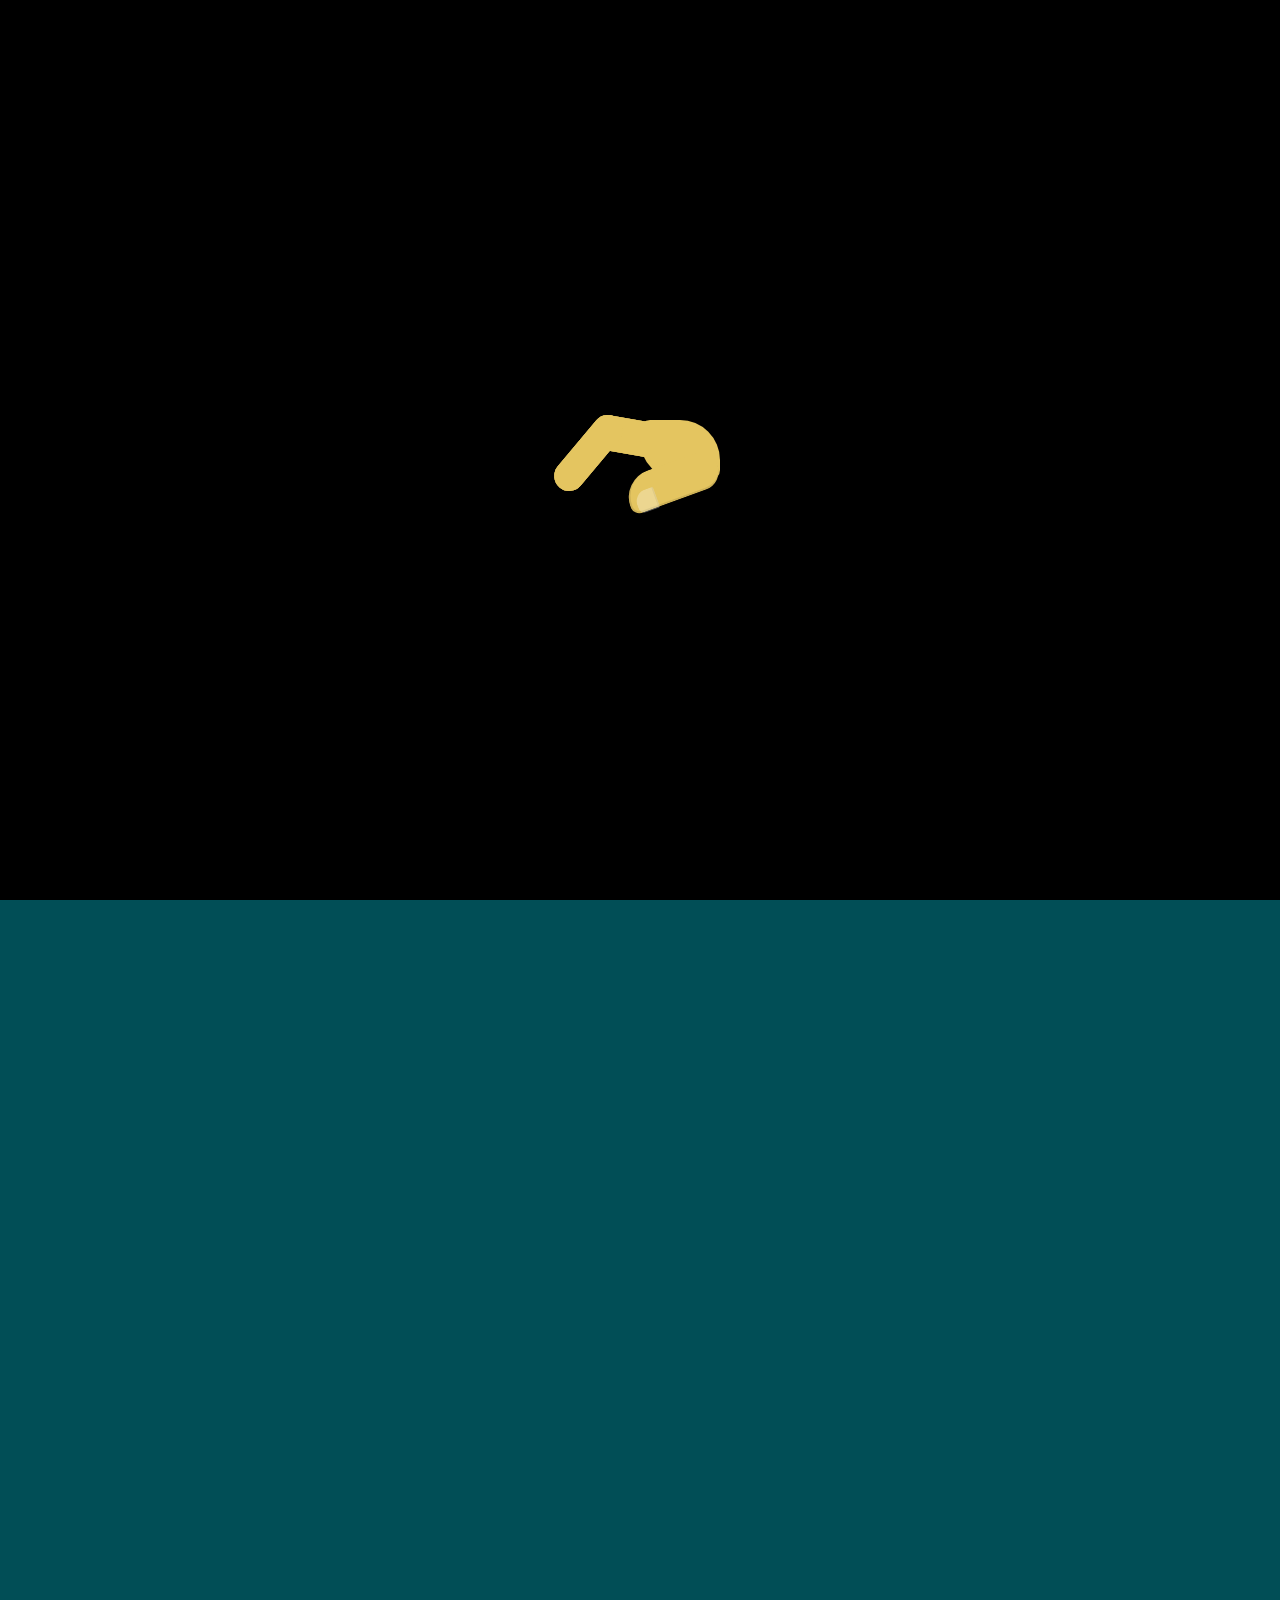
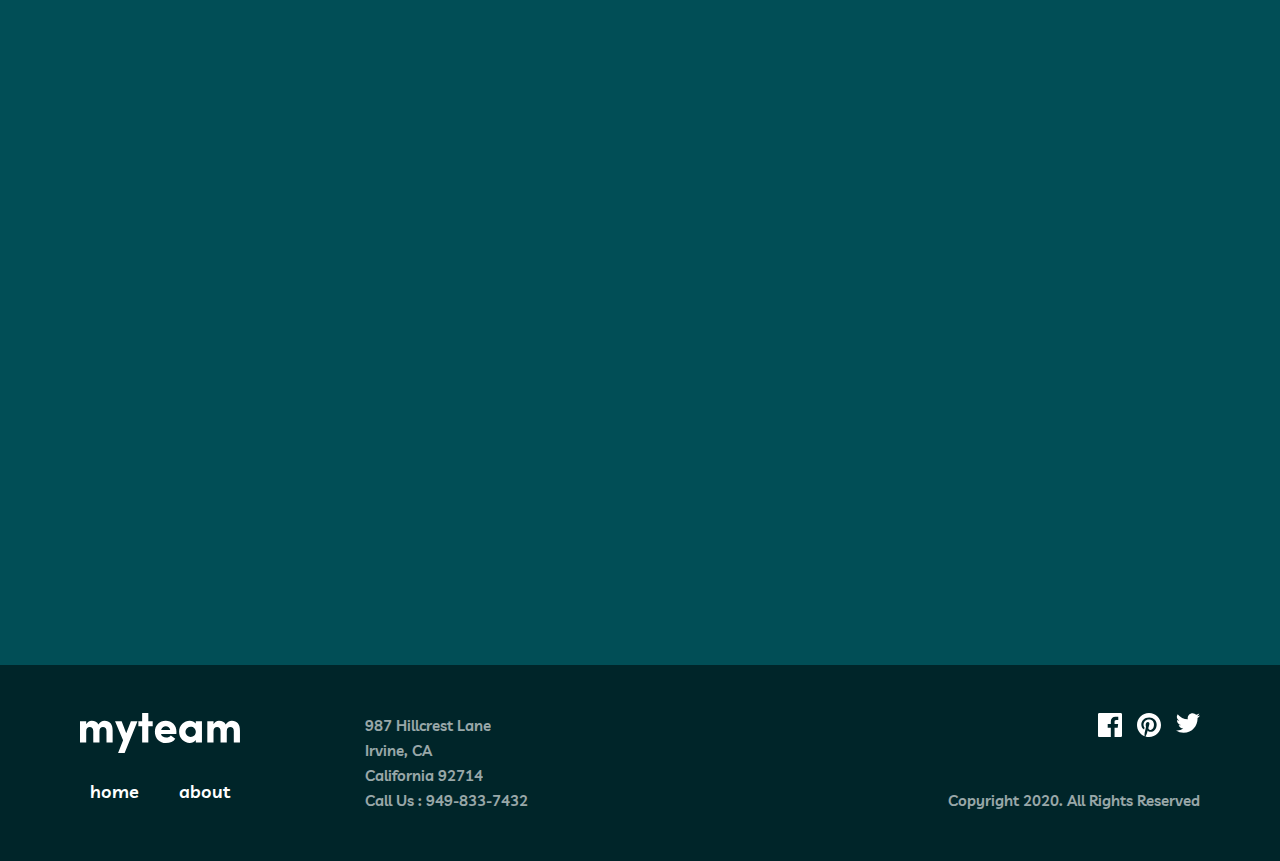
<file: index.html>
<!DOCTYPE html>
<html lang="en">
  <head>
    <meta charset="UTF-8" />
    <meta name="viewport" content="width=device-width, initial-scale=1.0" />

    <link
      rel="icon"
      type="image/png"
      sizes="32x32"
      href="./images/favicon-32x32.png"
    />
    <link rel="preconnect" href="https://fonts.googleapis.com" />
    <link rel="preconnect" href="https://fonts.gstatic.com" crossorigin />
    <link
      href="https://fonts.googleapis.com/css2?family=Livvic:ital,wght@0,400;0,500;0,600;0,700;0,900;1,400;1,500;1,600;1,700;1,900&display=swap"
      rel="stylesheet"
    />

    <title>Homework 1</title>
    <link rel="stylesheet" href="css/style.css" />
    <link rel="stylesheet" href="css/utillties.css" />
    <link rel="stylesheet" href="css/general.css" />
    <link rel="stylesheet" href="css/queries.css" />
    <script src="script.js" defer></script>
  </head>
  <body>
    <!-- From Uiverse.io by Pradeepsaranbishnoi --> 

    <div class="loading">
      <div class="🤚">
        <div class="👉"></div>
        <div class="👉"></div>
        <div class="👉"></div>
        <div class="👉"></div>
        <div class="🌴"></div>		
        <div class="👍"></div>
      </div>
    </div>
    <div class="container">
      <!-- <div class="nav"> -->
      <header class="header center__page">
        <!-- <div class="nav center__page"> -->
        <a href="#">
          <img src="./assets/logo.svg" alt="logo" class="logo" />
        </a>
        <nav class="main__nav">
          <ul class="nav__links">
            <li><a href="#" class="nav__link">home</a></li>
            <li><a href="about.html" class="nav__link">about</a></li>
            <li class="contact">
              <a href="contact.html" class="header__link">contact us</a>
            </li>
            <img
              src="assets/icon-close.svg"
              alt="icon open"
              class="mobile__icon close-icon"
            />
          </ul>
        </nav>
        <button class="mobile__nav">
          <img
            src="assets/icon-hamburger.svg"
            alt="icon open"
            class="mobile__icon open-icon"
          />

          <!-- <img
            src="assets/icon-close.svg"
            alt="icon open"
            class="mobile__icon close-icon"
          /> -->
        </button>

        <div class="overlay"></div>
        <!-- </div> -->
      </header>
      <main>
        <section class="hero__section">
          <div class="hero__container grid__2x2 center__page">
            <div class="heading__box">
              <h1 class="primary__heading">
                Find the best <span class="hero__span">talent</span>
              </h1>
            </div>
            <div class="heading__text__box">
              <div class="hero__line"></div>
              <p class="heading__text">
                Finding the right people and building high performing teams can
                be hard. Most companies aren’t tapping into the abundance of
                global talent. We’re about to change that.
              </p>
            </div>
            <img
              src="assets/bg-pattern-home-1.svg"
              alt="home bg 1"
              class="home__bg__1"
            />
            <img
              src="assets/bg-pattern-home-2.svg"
              alt="home bg 2"
              class="home__bg__2"
            />
          </div>
        </section>
        <!-- </div> -->

        <section class="build__section">
          <div class="build__container grid__2x2 center__page">
            <div class="build__heading__box">
              <div class="build__line"></div>
              <h2 class="secondary__heading build">
                Build & manage distributed teams like no one else.
              </h2>
            </div>
            <div class="build__text__box">
              <div class="build__box">
                <img
                  src="assets/icon-person.svg"
                  alt="person icon"
                  class="build__img"
                />
                <div class="build__text__info">
                  <h3 class="build__heading">Experienced Individuals</h3>
                  <p class="build__text">
                    Our network is made up of highly experienced professionals
                    who are passionate about what they do.
                  </p>
                </div>
              </div>
              <div class="build__box">
                <img
                  src="assets/icon-cog.svg"
                  alt="cog icon"
                  class="build__img"
                />
                <div class="build__text__info">
                  <h3 class="build__heading">Easy to Implement</h3>
                  <p class="build__text">
                    Our processes have been refined over years of implementation
                    meaning our teams always deliver.
                  </p>
                </div>
              </div>
              <div class="build__box">
                <img
                  src="assets/icon-chart.svg"
                  alt="chart icon"
                  class="build__img"
                />
                <div class="build__text__info">
                  <h3 class="build__heading">Enhanced Productivity</h3>
                  <p class="build__text">
                    Our customized platform with in-built analytics helps you
                    manage your distributed teams.
                  </p>
                </div>
              </div>
            </div>
            <img
              src="assets/bg-pattern-home-3.svg"
              alt="build bg"
              class="build__bg__1"
            />
          </div>
        </section>
        <section class="delivering__section">
          <div class="delivering__container center__page">
            <h2 class="secondary__heading delivering__heading">
              Delivering real results for top companies. Some of our
              <span class="delivering__span"> success stories.</span>
            </h2>
            <div class="delivering__main__box">
              <div class="delivering__box">
                <p class="delivering__text">
                  “The team perfectly fit the specialized skill set required.
                  They focused on the most essential features helping us launch
                  the platform eight months faster than planned.”
                </p>
                <div class="delivering__user__Info">
                  <p class="delivering__name">Kady Baker</p>
                  <p class="delivering__role">Product Manager at Bookmark</p>
                </div>
                <div class="delivering__img__box">
                  <img
                    src="assets/avatar-kady.jpg"
                    alt="user image"
                    class="delivering__img"
                  />
                </div>
                <img
                  src="assets/icon-quotes.svg"
                  alt="quote img"
                  class="quote__img"
                />
              </div>
              <div class="delivering__box">
                <p class="delivering__text">
                  “We needed to automate our entire onboarding process. The team
                  came in and built out the whole journey. Since going live,
                  user retention has gone through the roof!”
                </p>
                <div class="delivering__user__Info">
                  <p class="delivering__name">Aiysha Reese</p>
                  <p class="delivering__role">Founder of Manage</p>
                </div>
                <div class="delivering__img__box">
                  <img
                    src="assets/avatar-aiysha.jpg"
                    alt="user image"
                    class="delivering__img"
                  />
                </div>
                <img
                  src="assets/icon-quotes.svg"
                  alt="quote img"
                  class="quote__img"
                />
              </div>
              <div class="delivering__box">
                <p class="delivering__text">
                  “Amazing. Our team helped us build an app that delivered a new
                  experience for hiring a physio. The launch was an instant
                  success with 100k downloads in the first month.”
                </p>
                <div class="delivering__user__Info">
                  <p class="delivering__name">Arthur Clarke</p>
                  <p class="delivering__role">Co-founder of MyPhysio</p>
                </div>
                <div class="delivering__img__box">
                  <img
                    src="assets/avatar-arthur.jpg"
                    alt="user image"
                    class="delivering__img"
                  />
                </div>
                <img
                  src="assets/icon-quotes.svg"
                  alt="quote img"
                  class="quote__img"
                />
              </div>
            </div>
            <img
              src="assets/bg-pattern-home-4-about-3.svg"
              alt="bg 1"
              class="deliver__bg__1"
            />
            <img
              src="assets/bg-pattern-home-5.svg"
              alt="bg 1"
              class="deliver__bg__2"
            />
          </div>
        </section>
        <section class="ready__section">
          <h2 class="secondary__heading ready__heading">
            Ready to get started?
          </h2>
          <a href="contact.html" class="cta"> contact us</a>
          <img
            src="assets/bg-pattern-home-6-about-5.svg"
            alt="bg"
            class="ready__bg__1"
          />
        </section>
      </main>
      <footer class="footer">
        <div class="footer__container center__page">
          <div class="footer__logo__box">
            <img src="assets/logo.svg" alt="footer logo" class="footer__logo" />
            <ul class="footer__box">
              <li><a class="nav__link" href="#">home</a></li>
              <li><a class="nav__link" href="about.html">about</a></li>
            </ul>
          </div>
          <ul class="footer__text__box">
            <li class="footer__text">987 Hillcrest Lane</li>
            <li class="footer__text">Irvine, CA</li>
            <li class="footer__text">California 92714</li>
            <li class="footer__text">Call Us : 949-833-7432</li>
          </ul>
          <div class="footer__social__box">
            <div class="footer__socials">
              <svg
                class="footer__social__img"
                xmlns="http://www.w3.org/2000/svg"
              >
                <path
                  d="M22.675 0H1.325C.593 0 0 .593 0 1.325v21.351C0 23.407.593 24 1.325 24H12.82v-9.294H9.692v-3.622h3.128V8.413c0-3.1 1.893-4.788 4.659-4.788 1.325 0 2.463.099 2.795.143v3.24l-1.918.001c-1.504 0-1.795.715-1.795 1.763v2.313h3.587l-.467 3.622h-3.12V24h6.116c.73 0 1.323-.593 1.323-1.325V1.325C24 .593 23.407 0 22.675 0z"
                ></path>
              </svg>
              <svg
                class="footer__social__img"
                xmlns="http://www.w3.org/2000/svg"
              >
                <path
                  d="M12 0C5.373 0 0 5.372 0 12c0 5.084 3.163 9.426 7.627 11.174-.105-.949-.2-2.405.042-3.441.218-.937 1.407-5.965 1.407-5.965s-.359-.719-.359-1.782c0-1.668.967-2.914 2.171-2.914 1.023 0 1.518.769 1.518 1.69 0 1.029-.655 2.568-.994 3.995-.283 1.194.599 2.169 1.777 2.169 2.133 0 3.772-2.249 3.772-5.495 0-2.873-2.064-4.882-5.012-4.882-3.414 0-5.418 2.561-5.418 5.207 0 1.031.397 2.138.893 2.738a.36.36 0 01.083.345l-.333 1.36c-.053.22-.174.267-.402.161-1.499-.698-2.436-2.889-2.436-4.649 0-3.785 2.75-7.262 7.929-7.262 4.163 0 7.398 2.967 7.398 6.931 0 4.136-2.607 7.464-6.227 7.464-1.216 0-2.359-.631-2.75-1.378l-.748 2.853c-.271 1.043-1.002 2.35-1.492 3.146C9.57 23.812 10.763 24 12 24c6.627 0 12-5.373 12-12 0-6.628-5.373-12-12-12z"
                />
              </svg>
              <svg
                class="footer__social__img"
                xmlns="http://www.w3.org/2000/svg"
              >
                <path
                  d="M24 2.557a9.83 9.83 0 01-2.828.775A4.932 4.932 0 0023.337.608a9.864 9.864 0 01-3.127 1.195A4.916 4.916 0 0016.616.248c-3.179 0-5.515 2.966-4.797 6.045A13.978 13.978 0 011.671 1.149a4.93 4.93 0 001.523 6.574 4.903 4.903 0 01-2.229-.616c-.054 2.281 1.581 4.415 3.949 4.89a4.935 4.935 0 01-2.224.084 4.928 4.928 0 004.6 3.419A9.9 9.9 0 010 17.54a13.94 13.94 0 007.548 2.212c9.142 0 14.307-7.721 13.995-14.646A10.025 10.025 0 0024 2.557z"
                />
              </svg>
            </div>
            <p class="copyright">Copyright 2020. All Rights Reserved</p>
          </div>
        </div>
      </footer>
    </div>
  </body>
</html>
</file>
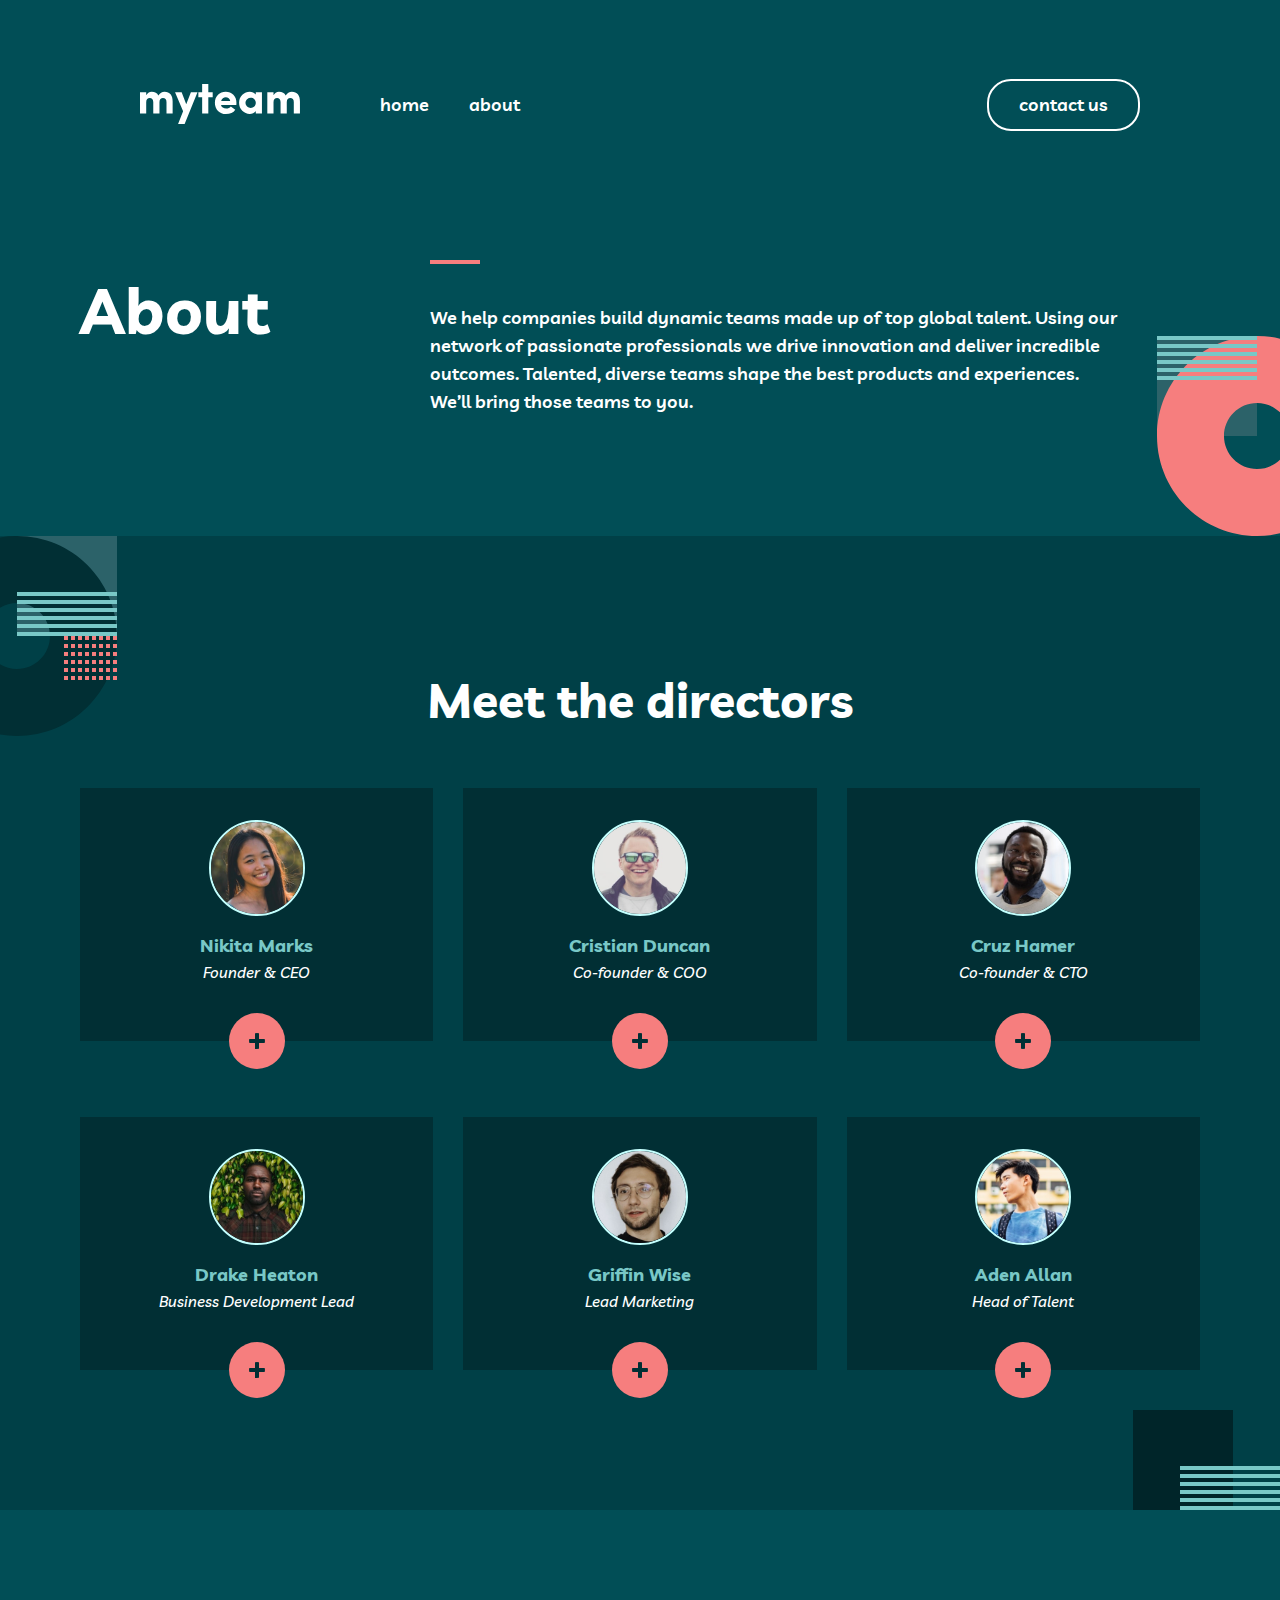
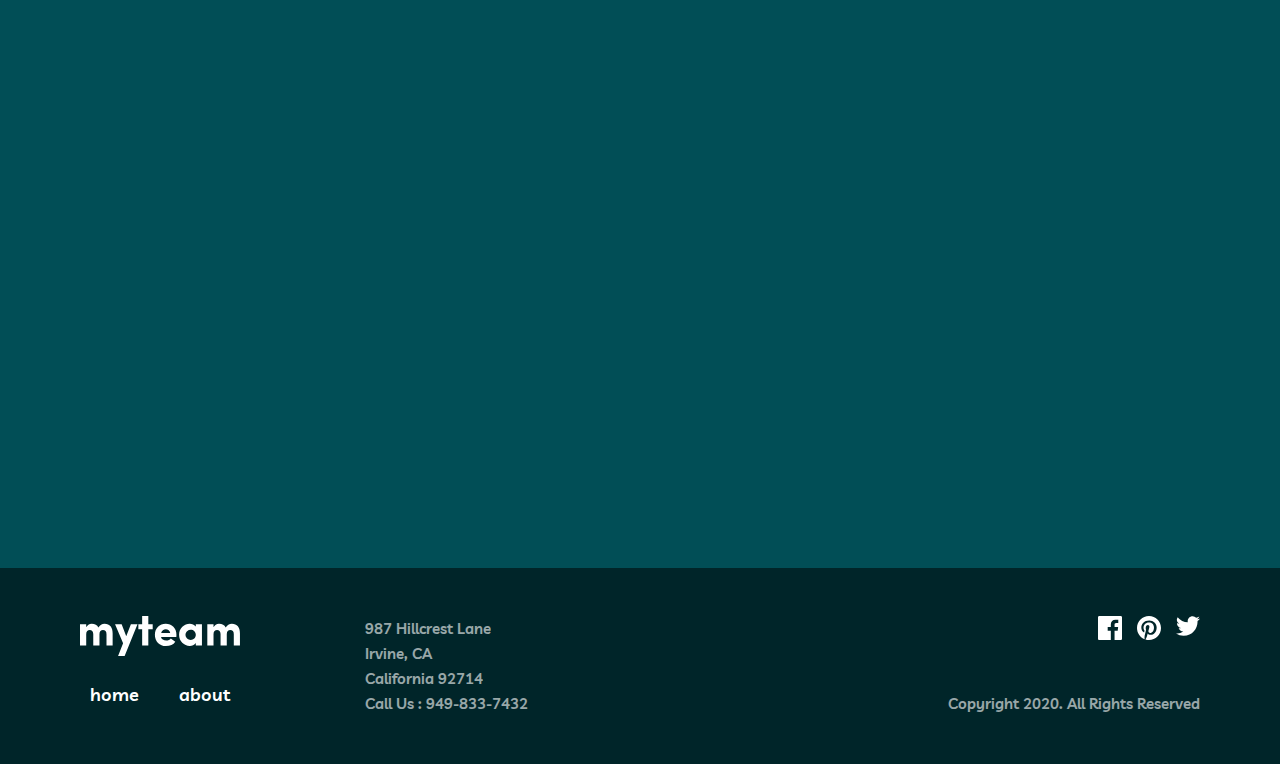
<file: about.html>
<!DOCTYPE html>
<html lang="en">
  <head>
    <meta charset="UTF-8" />
    <meta name="viewport" content="width=device-width, initial-scale=1.0" />

    <link
      rel="icon"
      type="image/png"
      sizes="32x32"
      href="./images/favicon-32x32.png"
    />
    <link rel="preconnect" href="https://fonts.googleapis.com" />
    <link rel="preconnect" href="https://fonts.gstatic.com" crossorigin />
    <link
      href="https://fonts.googleapis.com/css2?family=Livvic:ital,wght@0,400;0,500;0,600;0,700;0,900;1,400;1,500;1,600;1,700;1,900&display=swap"
      rel="stylesheet"
    />

    <title>Bosh og'rig' qismi</title>
    <link rel="stylesheet" href="css/about.css" />
    <link rel="stylesheet" href="css/utillties.css" />
    <link rel="stylesheet" href="css/general.css" />
    <link rel="stylesheet" href="css/queries.css" />
    <script src="script.js" defer></script>
  </head>
  <body>
    <div class="container">
      <header class="header center__page">
        <a href="index.html">
          <img src="assets/logo.svg" alt="logo" class="logo" />
        </a>
        <nav class="main__nav">
          <ul class="nav__links">
            <li><a href="index.html" class="nav__link">home</a></li>
            <li><a href="#" class="nav__link">about</a></li>
            <li class="contact">
              <a href="contact.html" class="header__link">contact us</a>
            </li>
            <img
              src="assets/icon-close.svg"
              alt="icon open"
              class="mobile__icon close-icon"
            />
          </ul>
        </nav>
        <button class="mobile__nav">
          <img
            src="assets/icon-hamburger.svg"
            alt="icon open"
            class="mobile__icon open-icon"
          />

          <!-- <img
            src="assets/icon-close.svg"
            alt="icon open"
            class="mobile__icon close-icon"
          /> -->
        </button>

        <div class="overlay"></div>
      </header>
      <main>
        <section class="hero__section">
          <div class="about__hero__container center__page">
            <div class="hero__heading__box">
              <h1 class="about__heading">About</h1>
            </div>
            <div class="hero__text__box">
              <div class="hero__line"></div>
              <p class="hero__text">
                We help companies build dynamic teams made up of top global
                talent. Using our network of passionate professionals we drive
                innovation and deliver incredible outcomes. Talented, diverse
                teams shape the best products and experiences. We’ll bring those
                teams to you.
              </p>
            </div>
            <img
              src="assets/bg-pattern-about-1-mobile-nav-1.svg"
              alt="bg"
              class="about__bg"
            />
          </div>
        </section>
        <article class="directors__section">
          <div class="directors__container center__page">
            <h2 class="secondary__heading">Meet the directors</h2>
            <div class="director__boxes">
              <div class="director__box">
                <div class="director__info">
                  <img
                    src="assets/avatar-nikita.jpg"
                    alt="director img"
                    class="director__img"
                  />
                  <p class="director__name">Nikita Marks</p>
                  <div class="director__role">Founder & CEO</div>
                  <img
                    src="assets/icon-cross.svg"
                    alt="reveal"
                    class="reveal__text"
                  />
                </div>
                <div class="director__text__box">
                  <p class="director__name">Nikita Marks</p>
                  <p class="director__text">
                    “It always amazes me how much talent there is in every
                    corner of the globe.”
                  </p>
                  <div class="director__social__box">
                    <svg
                      class="director__social__img"
                      xmlns="http://www.w3.org/2000/svg"
                    >
                      <path
                        d="M24 2.557a9.83 9.83 0 01-2.828.775A4.932 4.932 0 0023.337.608a9.864 9.864 0 01-3.127 1.195A4.916 4.916 0 0016.616.248c-3.179 0-5.515 2.966-4.797 6.045A13.978 13.978 0 011.671 1.149a4.93 4.93 0 001.523 6.574 4.903 4.903 0 01-2.229-.616c-.054 2.281 1.581 4.415 3.949 4.89a4.935 4.935 0 01-2.224.084 4.928 4.928 0 004.6 3.419A9.9 9.9 0 010 17.54a13.94 13.94 0 007.548 2.212c9.142 0 14.307-7.721 13.995-14.646A10.025 10.025 0 0024 2.557z"
                      />
                    </svg>
                    <svg
                      class="director__social__img"
                      xmlns="http://www.w3.org/2000/svg"
                    >
                      <path
                        d="M18 0H2C.9 0 0 .9 0 2v16c0 1.1.9 2 2 2h16c1.1 0 2-.9 2-2V2c0-1.1-.9-2-2-2zM6 17H3V8h3v9zM4.5 6.3c-1 0-1.8-.8-1.8-1.8s.8-1.8 1.8-1.8 1.8.8 1.8 1.8-.8 1.8-1.8 1.8zM17 17h-3v-5.3c0-.8-.7-1.5-1.5-1.5s-1.5.7-1.5 1.5V17H8V8h3v1.2c.5-.8 1.6-1.4 2.5-1.4 1.9 0 3.5 1.6 3.5 3.5V17z"
                      />
                    </svg>
                  </div>
                  <img
                    src="assets/icon-close.svg"
                    alt="close"
                    class="close__text"
                  />
                </div>
              </div>
              <div class="director__box">
                <div class="director__info">
                  <img
                    src="assets/avatar-christian.jpg"
                    alt="director img"
                    class="director__img"
                  />
                  <p class="director__name">Cristian Duncan</p>
                  <div class="director__role">Co-founder & COO</div>
                  <img
                    src="assets/icon-cross.svg"
                    alt="reveal"
                    class="reveal__text"
                  />
                </div>
                <div class="director__text__box">
                  <p class="director__name">Cristian Duncan</p>
                  <p class="director__text">
                    “Distributed teams required unique processes. You need to
                    approach work in a new way.”
                  </p>
                  <div class="director__social__box">
                    <svg
                      class="director__social__img"
                      xmlns="http://www.w3.org/2000/svg"
                    >
                      <path
                        d="M24 2.557a9.83 9.83 0 01-2.828.775A4.932 4.932 0 0023.337.608a9.864 9.864 0 01-3.127 1.195A4.916 4.916 0 0016.616.248c-3.179 0-5.515 2.966-4.797 6.045A13.978 13.978 0 011.671 1.149a4.93 4.93 0 001.523 6.574 4.903 4.903 0 01-2.229-.616c-.054 2.281 1.581 4.415 3.949 4.89a4.935 4.935 0 01-2.224.084 4.928 4.928 0 004.6 3.419A9.9 9.9 0 010 17.54a13.94 13.94 0 007.548 2.212c9.142 0 14.307-7.721 13.995-14.646A10.025 10.025 0 0024 2.557z"
                      />
                    </svg>
                    <svg
                      class="director__social__img"
                      xmlns="http://www.w3.org/2000/svg"
                    >
                      <path
                        d="M18 0H2C.9 0 0 .9 0 2v16c0 1.1.9 2 2 2h16c1.1 0 2-.9 2-2V2c0-1.1-.9-2-2-2zM6 17H3V8h3v9zM4.5 6.3c-1 0-1.8-.8-1.8-1.8s.8-1.8 1.8-1.8 1.8.8 1.8 1.8-.8 1.8-1.8 1.8zM17 17h-3v-5.3c0-.8-.7-1.5-1.5-1.5s-1.5.7-1.5 1.5V17H8V8h3v1.2c.5-.8 1.6-1.4 2.5-1.4 1.9 0 3.5 1.6 3.5 3.5V17z"
                      />
                    </svg>
                  </div>
                  <img
                    src="assets/icon-close.svg"
                    alt="close"
                    class="close__text"
                  />
                </div>
              </div>
              <div class="director__box">
                <div class="director__info">
                  <img
                    src="assets/avatar-cruz.jpg"
                    alt="director img"
                    class="director__img"
                  />
                  <p class="director__name">Cruz Hamer</p>
                  <div class="director__role">Co-founder & CTO</div>
                  <img
                    src="assets/icon-cross.svg"
                    alt="reveal"
                    class="reveal__text"
                  />
                </div>
                <div class="director__text__box">
                  <p class="director__name">Cruz Hamer</p>
                  <p class="director__text">
                    “Technology is at the forefront of enabling distributed
                    teams. That's where we come in.”
                  </p>
                  <div class="director__social__box">
                    <svg
                      class="director__social__img"
                      xmlns="http://www.w3.org/2000/svg"
                    >
                      <path
                        d="M24 2.557a9.83 9.83 0 01-2.828.775A4.932 4.932 0 0023.337.608a9.864 9.864 0 01-3.127 1.195A4.916 4.916 0 0016.616.248c-3.179 0-5.515 2.966-4.797 6.045A13.978 13.978 0 011.671 1.149a4.93 4.93 0 001.523 6.574 4.903 4.903 0 01-2.229-.616c-.054 2.281 1.581 4.415 3.949 4.89a4.935 4.935 0 01-2.224.084 4.928 4.928 0 004.6 3.419A9.9 9.9 0 010 17.54a13.94 13.94 0 007.548 2.212c9.142 0 14.307-7.721 13.995-14.646A10.025 10.025 0 0024 2.557z"
                      />
                    </svg>
                    <svg
                      class="director__social__img"
                      xmlns="http://www.w3.org/2000/svg"
                    >
                      <path
                        d="M18 0H2C.9 0 0 .9 0 2v16c0 1.1.9 2 2 2h16c1.1 0 2-.9 2-2V2c0-1.1-.9-2-2-2zM6 17H3V8h3v9zM4.5 6.3c-1 0-1.8-.8-1.8-1.8s.8-1.8 1.8-1.8 1.8.8 1.8 1.8-.8 1.8-1.8 1.8zM17 17h-3v-5.3c0-.8-.7-1.5-1.5-1.5s-1.5.7-1.5 1.5V17H8V8h3v1.2c.5-.8 1.6-1.4 2.5-1.4 1.9 0 3.5 1.6 3.5 3.5V17z"
                      />
                    </svg>
                  </div>
                  <img
                    src="assets/icon-close.svg"
                    alt="close"
                    class="close__text"
                  />
                </div>
              </div>
              <div class="director__box">
                <div class="director__info">
                  <img
                    src="assets/avatar-drake.jpg"
                    alt="director img"
                    class="director__img"
                  />

                  <p class="director__name">Drake Heaton</p>
                  <div class="director__role">Business Development Lead</div>
                  <img
                    src="assets/icon-cross.svg"
                    alt="reveal"
                    class="reveal__text"
                  />
                </div>
                <div class="director__text__box">
                  <p class="director__name">Drake Heaton</p>
                  <p class="director__text">
                    “Hiring similar people from similar backgrounds is a
                    surefire way to stunt innovation.”
                  </p>
                  <div class="director__social__box">
                    <svg
                      class="director__social__img"
                      xmlns="http://www.w3.org/2000/svg"
                    >
                      <path
                        d="M24 2.557a9.83 9.83 0 01-2.828.775A4.932 4.932 0 0023.337.608a9.864 9.864 0 01-3.127 1.195A4.916 4.916 0 0016.616.248c-3.179 0-5.515 2.966-4.797 6.045A13.978 13.978 0 011.671 1.149a4.93 4.93 0 001.523 6.574 4.903 4.903 0 01-2.229-.616c-.054 2.281 1.581 4.415 3.949 4.89a4.935 4.935 0 01-2.224.084 4.928 4.928 0 004.6 3.419A9.9 9.9 0 010 17.54a13.94 13.94 0 007.548 2.212c9.142 0 14.307-7.721 13.995-14.646A10.025 10.025 0 0024 2.557z"
                      />
                    </svg>
                    <svg
                      class="director__social__img"
                      xmlns="http://www.w3.org/2000/svg"
                    >
                      <path
                        d="M18 0H2C.9 0 0 .9 0 2v16c0 1.1.9 2 2 2h16c1.1 0 2-.9 2-2V2c0-1.1-.9-2-2-2zM6 17H3V8h3v9zM4.5 6.3c-1 0-1.8-.8-1.8-1.8s.8-1.8 1.8-1.8 1.8.8 1.8 1.8-.8 1.8-1.8 1.8zM17 17h-3v-5.3c0-.8-.7-1.5-1.5-1.5s-1.5.7-1.5 1.5V17H8V8h3v1.2c.5-.8 1.6-1.4 2.5-1.4 1.9 0 3.5 1.6 3.5 3.5V17z"
                      />
                    </svg>
                  </div>
                  <img
                    src="assets/icon-close.svg"
                    alt="close"
                    class="close__text"
                  />
                </div>
              </div>
              <div class="director__box">
                <div class="director__info">
                  <img
                    src="assets/avatar-griffin.jpg"
                    alt="director img"
                    class="director__img"
                  />
                  <p class="director__name">Griffin Wise</p>
                  <div class="director__role">Lead Marketing</div>
                  <img
                    src="assets/icon-cross.svg"
                    alt="reveal"
                    class="reveal__text"
                  />
                </div>
                <div class="director__text__box">
                  <p class="director__name">Griffin Wise</p>
                  <p class="director__text">
                    “Unique perspectives shape unique products, which is what
                    you need to survive these days.”
                  </p>
                  <div class="director__social__box">
                    <svg
                      class="director__social__img"
                      xmlns="http://www.w3.org/2000/svg"
                    >
                      <path
                        d="M24 2.557a9.83 9.83 0 01-2.828.775A4.932 4.932 0 0023.337.608a9.864 9.864 0 01-3.127 1.195A4.916 4.916 0 0016.616.248c-3.179 0-5.515 2.966-4.797 6.045A13.978 13.978 0 011.671 1.149a4.93 4.93 0 001.523 6.574 4.903 4.903 0 01-2.229-.616c-.054 2.281 1.581 4.415 3.949 4.89a4.935 4.935 0 01-2.224.084 4.928 4.928 0 004.6 3.419A9.9 9.9 0 010 17.54a13.94 13.94 0 007.548 2.212c9.142 0 14.307-7.721 13.995-14.646A10.025 10.025 0 0024 2.557z"
                      />
                    </svg>
                    <svg
                      class="director__social__img"
                      xmlns="http://www.w3.org/2000/svg"
                    >
                      <path
                        d="M18 0H2C.9 0 0 .9 0 2v16c0 1.1.9 2 2 2h16c1.1 0 2-.9 2-2V2c0-1.1-.9-2-2-2zM6 17H3V8h3v9zM4.5 6.3c-1 0-1.8-.8-1.8-1.8s.8-1.8 1.8-1.8 1.8.8 1.8 1.8-.8 1.8-1.8 1.8zM17 17h-3v-5.3c0-.8-.7-1.5-1.5-1.5s-1.5.7-1.5 1.5V17H8V8h3v1.2c.5-.8 1.6-1.4 2.5-1.4 1.9 0 3.5 1.6 3.5 3.5V17z"
                      />
                    </svg>
                  </div>
                  <img
                    src="assets/icon-close.svg"
                    alt="close"
                    class="close__text"
                  />
                </div>
              </div>
              <div class="director__box">
                <div class="director__info">
                  <img
                    src="assets/avatar-aden.jpg"
                    alt="director img"
                    class="director__img"
                  />
                  <p class="director__name">Aden Allan</p>
                  <div class="director__role">Head of Talent</div>
                  <img
                    src="assets/icon-cross.svg"
                    alt="reveal"
                    class="reveal__text"
                  />
                </div>
                <div class="director__text__box">
                  <p class="director__name">Aden Allan</p>
                  <p class="director__text">
                    “Empowered teams create truly amazing products. Set the
                    north star and let them follow it.”
                  </p>
                  <div class="director__social__box">
                    <svg
                      class="director__social__img"
                      xmlns="http://www.w3.org/2000/svg"
                    >
                      <path
                        d="M24 2.557a9.83 9.83 0 01-2.828.775A4.932 4.932 0 0023.337.608a9.864 9.864 0 01-3.127 1.195A4.916 4.916 0 0016.616.248c-3.179 0-5.515 2.966-4.797 6.045A13.978 13.978 0 011.671 1.149a4.93 4.93 0 001.523 6.574 4.903 4.903 0 01-2.229-.616c-.054 2.281 1.581 4.415 3.949 4.89a4.935 4.935 0 01-2.224.084 4.928 4.928 0 004.6 3.419A9.9 9.9 0 010 17.54a13.94 13.94 0 007.548 2.212c9.142 0 14.307-7.721 13.995-14.646A10.025 10.025 0 0024 2.557z"
                      />
                    </svg>
                    <svg
                      class="director__social__img"
                      xmlns="http://www.w3.org/2000/svg"
                    >
                      <path
                        d="M18 0H2C.9 0 0 .9 0 2v16c0 1.1.9 2 2 2h16c1.1 0 2-.9 2-2V2c0-1.1-.9-2-2-2zM6 17H3V8h3v9zM4.5 6.3c-1 0-1.8-.8-1.8-1.8s.8-1.8 1.8-1.8 1.8.8 1.8 1.8-.8 1.8-1.8 1.8zM17 17h-3v-5.3c0-.8-.7-1.5-1.5-1.5s-1.5.7-1.5 1.5V17H8V8h3v1.2c.5-.8 1.6-1.4 2.5-1.4 1.9 0 3.5 1.6 3.5 3.5V17z"
                      />
                    </svg>
                  </div>
                  <img
                    src="assets/icon-close.svg"
                    alt="close"
                    class="close__text"
                  />
                </div>
              </div>
            </div>
            <img
              src="assets/bg-pattern-about-2-contact-1.svg"
              alt="bg"
              class="directors__bg__1"
            />
            <img
              src="assets/bg-pattern-home-4-about-3.svg"
              alt="bg"
              class="directors__bg__2"
            />
          </div>
        </article>
        <section class="clients__section">
          <div class="clients__container center__page">
            <h2 class="secondary__heading">Some of our clients</h2>
            <div class="clients__box">
              <img
                src="./assets/Object.svg"
                alt="clients img"
                class="clients__img"
              /><img
                src="./assets/Object.svg"
                alt="clients img"
                class="clients__img"
              /><img
                src="./assets/Object.svg"
                alt="clients img"
                class="clients__img"
              /><img
                src="./assets/Object.svg"
                alt="clients img"
                class="clients__img"
              /><img
                src="assets/logo-gadgets-now.png"
                alt="clients img"
                class="clients__img"
              />
            </div>
            <img
              src="assets/bg-pattern-about-4.svg"
              alt="bg"
              class="clients__bg"
            />
          </div>
        </section>
        <section class="ready__section">
          <h2 class="secondary__heading ready__heading">
            Ready to get started?
          </h2>
          <a href="contact.html" class="cta"> contact us</a>
          <img
            src="assets/bg-pattern-home-6-about-5.svg"
            alt="bg"
            class="ready__bg__1"
          />
        </section>
      </main>
      <footer class="footer">
        <div class="footer__container center__page">
          <div class="footer__logo__box">
            <img src="assets/logo.svg" alt="footer logo" class="footer__logo" />
            <ul class="footer__box">
              <li><a class="nav__link" href="index.html">home</a></li>
              <li><a class="nav__link" href="#">about</a></li>
            </ul>
          </div>
          <ul class="footer__text__box">
            <li class="footer__text">987 Hillcrest Lane</li>
            <li class="footer__text">Irvine, CA</li>
            <li class="footer__text">California 92714</li>
            <li class="footer__text">Call Us : 949-833-7432</li>
          </ul>
          <div class="footer__social__box">
            <div class="footer__socials">
              <svg
                class="footer__social__img"
                xmlns="http://www.w3.org/2000/svg"
              >
                <path
                  d="M22.675 0H1.325C.593 0 0 .593 0 1.325v21.351C0 23.407.593 24 1.325 24H12.82v-9.294H9.692v-3.622h3.128V8.413c0-3.1 1.893-4.788 4.659-4.788 1.325 0 2.463.099 2.795.143v3.24l-1.918.001c-1.504 0-1.795.715-1.795 1.763v2.313h3.587l-.467 3.622h-3.12V24h6.116c.73 0 1.323-.593 1.323-1.325V1.325C24 .593 23.407 0 22.675 0z"
                ></path>
              </svg>
              <svg
                class="footer__social__img"
                xmlns="http://www.w3.org/2000/svg"
              >
                <path
                  d="M12 0C5.373 0 0 5.372 0 12c0 5.084 3.163 9.426 7.627 11.174-.105-.949-.2-2.405.042-3.441.218-.937 1.407-5.965 1.407-5.965s-.359-.719-.359-1.782c0-1.668.967-2.914 2.171-2.914 1.023 0 1.518.769 1.518 1.69 0 1.029-.655 2.568-.994 3.995-.283 1.194.599 2.169 1.777 2.169 2.133 0 3.772-2.249 3.772-5.495 0-2.873-2.064-4.882-5.012-4.882-3.414 0-5.418 2.561-5.418 5.207 0 1.031.397 2.138.893 2.738a.36.36 0 01.083.345l-.333 1.36c-.053.22-.174.267-.402.161-1.499-.698-2.436-2.889-2.436-4.649 0-3.785 2.75-7.262 7.929-7.262 4.163 0 7.398 2.967 7.398 6.931 0 4.136-2.607 7.464-6.227 7.464-1.216 0-2.359-.631-2.75-1.378l-.748 2.853c-.271 1.043-1.002 2.35-1.492 3.146C9.57 23.812 10.763 24 12 24c6.627 0 12-5.373 12-12 0-6.628-5.373-12-12-12z"
                />
              </svg>
              <svg
                class="footer__social__img"
                xmlns="http://www.w3.org/2000/svg"
              >
                <path
                  d="M24 2.557a9.83 9.83 0 01-2.828.775A4.932 4.932 0 0023.337.608a9.864 9.864 0 01-3.127 1.195A4.916 4.916 0 0016.616.248c-3.179 0-5.515 2.966-4.797 6.045A13.978 13.978 0 011.671 1.149a4.93 4.93 0 001.523 6.574 4.903 4.903 0 01-2.229-.616c-.054 2.281 1.581 4.415 3.949 4.89a4.935 4.935 0 01-2.224.084 4.928 4.928 0 004.6 3.419A9.9 9.9 0 010 17.54a13.94 13.94 0 007.548 2.212c9.142 0 14.307-7.721 13.995-14.646A10.025 10.025 0 0024 2.557z"
                />
              </svg>
            </div>
            <p class="copyright">Copyright 2020. All Rights Reserved</p>
          </div>
        </div>
      </footer>
    </div>
  </body>
</html>
</file>
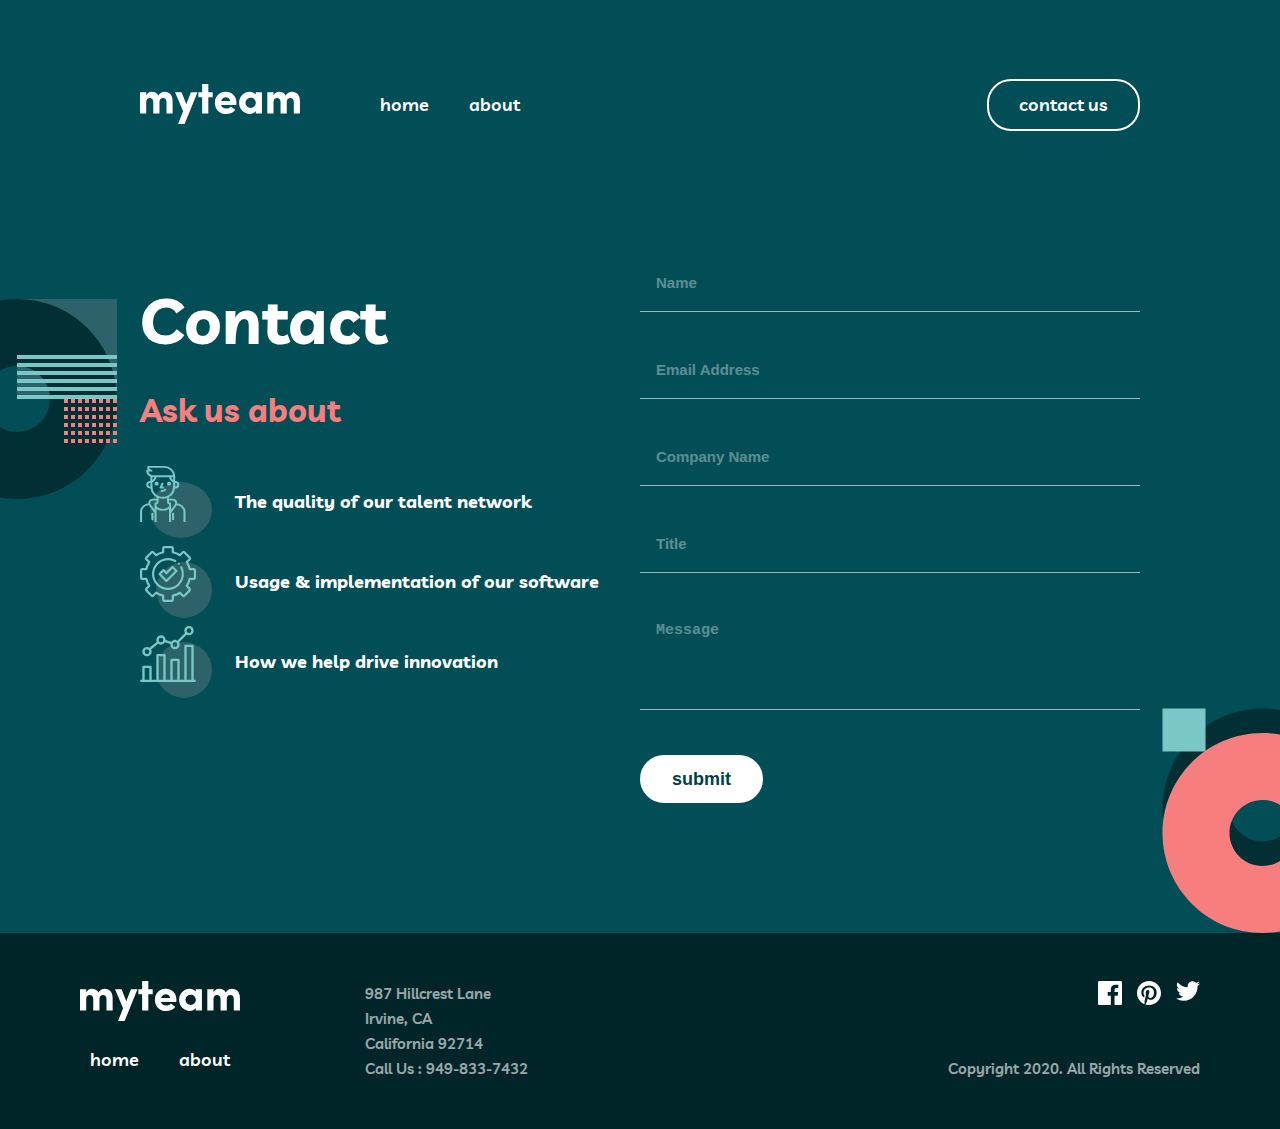
<file: contact.html>
<!DOCTYPE html>
<html lang="en">
  <head>
    <meta charset="UTF-8" />
    <meta name="viewport" content="width=device-width, initial-scale=1.0" />

    <link
      rel="icon"
      type="image/png"
      sizes="32x32"
      href="./images/favicon-32x32.png"
    />
    <link rel="preconnect" href="https://fonts.googleapis.com" />
    <link rel="preconnect" href="https://fonts.gstatic.com" crossorigin />
    <link
      href="https://fonts.googleapis.com/css2?family=Livvic:ital,wght@0,400;0,500;0,600;0,700;0,900;1,400;1,500;1,600;1,700;1,900&display=swap"
      rel="stylesheet"
    />

    <title>Sening 5 olish uchun kechqurun soat 2 da cod yazayotgan do'sting</title>
    <link rel="stylesheet" href="css/contact.css" />
    <link rel="stylesheet" href="css/utillties.css" />
    <link rel="stylesheet" href="css/general.css" />
    <link rel="stylesheet" href="css/queries.css" />

    <script src="script.js" defer></script>
  </head>
  <body>
    <div class="container">
      <header class="header center__page">
        <a href="index.html">
          <img src="assets/logo.svg" alt="logo" class="logo" />
        </a>
        <nav class="main__nav">
          <ul class="nav__links">
            <li><a href="index.html" class="nav__link">home</a></li>
            <li><a href="about.html" class="nav__link">about</a></li>
            <li class="contact">
              <a href="#" class="header__link">contact us</a>
            </li>
            <img
              src="assets/icon-close.svg"
              alt="icon open"
              class="mobile__icon close-icon"
            />
          </ul>
        </nav>
        <button class="mobile__nav">
          <img
            src="assets/icon-hamburger.svg"
            alt="icon open"
            class="mobile__icon open-icon"
          />

          <!-- <img
            src="assets/icon-close.svg"
            alt="icon open"
            class="mobile__icon close-icon"
          /> -->
        </button>

        <div class="overlay"></div>
      </header>
      <main>
        <section class="contact__section hero__section">
          <div class="contact__container center__page grid__2x2">
            <div class="contact__text__box">
              <h1 class="contact__heading">Contact</h1>
              <h2 class="contact__subheading">Ask us about</h2>
              <div class="contact__details__box">
                <div class="contact__box">
                  <img
                    src="assets/icon-person.svg"
                    alt="contact img"
                    class="contact__img"
                  />
                  <p class="contact__text">The quality of our talent network</p>
                </div>
                <div class="contact__box">
                  <img
                    src="assets/icon-cog.svg"
                    alt="contact img"
                    class="contact__img"
                  />
                  <p class="contact__text">
                    Usage & implementation of our software
                  </p>
                </div>
                <div class="contact__box">
                  <img
                    src="assets/icon-chart.svg"
                    alt="contact img"
                    class="contact__img"
                  />
                  <p class="contact__text">How we help drive innovation</p>
                </div>
              </div>
            </div>
            <form action="" class="contact__form">
              <div class="input__box">
                <input
                  type="text"
                  class="name__input input__field"
                  placeholder="Name"
                />
                <p class="error__message">This field is required</p>
              </div>
              <div class="input__box">
                <input
                  type="email"
                  class="email__input input__field"
                  placeholder="Email Address"
                />
                <p class="error__message">This field is required</p>
              </div>

              <div class="input__box">
                <input
                  type="text"
                  class="company__input input__field"
                  placeholder="Company Name"
                />
                <p class="error__message">This field is required</p>
              </div>

              <div class="input__box">
                <input
                  type="text"
                  class="title__input input__field"
                  placeholder="Title"
                />
                <p class="error__message">This field is required</p>
              </div>

              <div class="input__box">
                <textarea
                  class="message__input input__field"
                  rows="3"
                  placeholder="Message"
                ></textarea>
                <p class="error__message">This field is required</p>
              </div>

              <button type="submit" class="submit">submit</button>
            </form>
            <img
              src="assets/bg-pattern-contact-2.svg"
              alt="contact bg"
              class="contact__bg-1"
            />
            <img
              src="assets/bg-pattern-about-2-contact-1.svg"
              alt="contact bg"
              class="contact__bg-2"
            />
          </div>
        </section>
      </main>
      <footer class="footer">
        <div class="footer__container center__page">
          <div class="footer__logo__box">
            <img src="assets/logo.svg" alt="footer logo" class="footer__logo" />
            <ul class="footer__box">
              <li><a class="nav__link" href="index.html">home</a></li>
              <li><a class="nav__link" href="about.html">about</a></li>
            </ul>
          </div>
          <ul class="footer__text__box">
            <li class="footer__text">987 Hillcrest Lane</li>
            <li class="footer__text">Irvine, CA</li>
            <li class="footer__text">California 92714</li>
            <li class="footer__text">Call Us : 949-833-7432</li>
          </ul>
          <div class="footer__social__box">
            <div class="footer__socials">
              <svg
                class="footer__social__img"
                xmlns="http://www.w3.org/2000/svg"
              >
                <path
                  d="M22.675 0H1.325C.593 0 0 .593 0 1.325v21.351C0 23.407.593 24 1.325 24H12.82v-9.294H9.692v-3.622h3.128V8.413c0-3.1 1.893-4.788 4.659-4.788 1.325 0 2.463.099 2.795.143v3.24l-1.918.001c-1.504 0-1.795.715-1.795 1.763v2.313h3.587l-.467 3.622h-3.12V24h6.116c.73 0 1.323-.593 1.323-1.325V1.325C24 .593 23.407 0 22.675 0z"
                ></path>
              </svg>
              <svg
                class="footer__social__img"
                xmlns="http://www.w3.org/2000/svg"
              >
                <path
                  d="M12 0C5.373 0 0 5.372 0 12c0 5.084 3.163 9.426 7.627 11.174-.105-.949-.2-2.405.042-3.441.218-.937 1.407-5.965 1.407-5.965s-.359-.719-.359-1.782c0-1.668.967-2.914 2.171-2.914 1.023 0 1.518.769 1.518 1.69 0 1.029-.655 2.568-.994 3.995-.283 1.194.599 2.169 1.777 2.169 2.133 0 3.772-2.249 3.772-5.495 0-2.873-2.064-4.882-5.012-4.882-3.414 0-5.418 2.561-5.418 5.207 0 1.031.397 2.138.893 2.738a.36.36 0 01.083.345l-.333 1.36c-.053.22-.174.267-.402.161-1.499-.698-2.436-2.889-2.436-4.649 0-3.785 2.75-7.262 7.929-7.262 4.163 0 7.398 2.967 7.398 6.931 0 4.136-2.607 7.464-6.227 7.464-1.216 0-2.359-.631-2.75-1.378l-.748 2.853c-.271 1.043-1.002 2.35-1.492 3.146C9.57 23.812 10.763 24 12 24c6.627 0 12-5.373 12-12 0-6.628-5.373-12-12-12z"
                />
              </svg>
              <svg
                class="footer__social__img"
                xmlns="http://www.w3.org/2000/svg"
              >
                <path
                  d="M24 2.557a9.83 9.83 0 01-2.828.775A4.932 4.932 0 0023.337.608a9.864 9.864 0 01-3.127 1.195A4.916 4.916 0 0016.616.248c-3.179 0-5.515 2.966-4.797 6.045A13.978 13.978 0 011.671 1.149a4.93 4.93 0 001.523 6.574 4.903 4.903 0 01-2.229-.616c-.054 2.281 1.581 4.415 3.949 4.89a4.935 4.935 0 01-2.224.084 4.928 4.928 0 004.6 3.419A9.9 9.9 0 010 17.54a13.94 13.94 0 007.548 2.212c9.142 0 14.307-7.721 13.995-14.646A10.025 10.025 0 0024 2.557z"
                />
              </svg>
            </div>
            <p class="copyright">Copyright 2020. All Rights Reserved</p>
          </div>
        </div>
      </footer>
    </div>
  </body>
</html>
</file>
<file: css/style.css>
/***************** HERO SECTION *******************/
.hero__section {
  /* padding-top: 7rem; */
  position: relative;
}
.hero__container {
  padding: 14rem 8rem 25rem;
  gap: 10rem;
}

/* From Uiverse.io by Pradeepsaranbishnoi */ 

.loading{
  width: 100%;
  height: 100%;
  background-color: black ;
  position: fixed;
  z-index: 100;
  display: flex;
  justify-content: center;
  align-items: center;
  animation-name: load;
  animation-duration: 5s;
  animation-fill-mode: both;
}
@keyframes load {
0%{
  opacity: 1;
  z-index: 100;
}
70%{
  opacity: 1;
  z-index: 100;
}
100%{
  opacity: 0;
  z-index: -100;
}
}
.🤚 {
  --skin-color: #E4C560;
  --tap-speed: 0.6s;
  --tap-stagger: 0.1s;
  position: relative;
  width: 80px;
  height: 60px;
  margin-left: 80px;
}

.🤚:before {
  content: '';
  display: block;
  width: 180%;
  height: 75%;
  position: absolute;
  top: 70%;
  right: 20%;
  background-color: black;
  border-radius: 40px 10px;
  filter: blur(10px);
  opacity: 0.3;
}

.🌴 {
  display: block;
  width: 100%;
  height: 100%;
  position: absolute;
  top: 0;
  left: 0;
  background-color: var(--skin-color);
  border-radius: 10px 40px;
}

.👍 {
  position: absolute;
  width: 120%;
  height: 38px;
  background-color: var(--skin-color);
  bottom: -18%;
  right: 1%;
  transform-origin: calc(100% - 20px) 20px;
  transform: rotate(-20deg);
  border-radius: 30px 20px 20px 10px;
  border-bottom: 2px solid rgba(0, 0, 0, 0.1);
  border-left: 2px solid rgba(0, 0, 0, 0.1);
}

.👍:after {
  width: 20%;
  height: 60%;
  content: '';
  background-color: rgba(255, 255, 255, 0.3);
  position: absolute;
  bottom: -8%;
  left: 5px;
  border-radius: 60% 10% 10% 30%;
  border-right: 2px solid rgba(0, 0, 0, 0.05);
}

.👉 {
  position: absolute;
  width: 80%;
  height: 35px;
  background-color: var(--skin-color);
  bottom: 32%;
  right: 64%;
  transform-origin: 100% 20px;
  animation-duration: calc(var(--tap-speed) * 2);
  animation-timing-function: ease-in-out;
  animation-iteration-count: infinite;
  transform: rotate(10deg);
}

.👉:before {
  content: '';
  position: absolute;
  width: 140%;
  height: 30px;
  background-color: var(--skin-color);
  bottom: 8%;
  right: 65%;
  transform-origin: calc(100% - 20px) 20px;
  transform: rotate(-60deg);
  border-radius: 20px;
}

.👉:nth-child(1) {
  animation-delay: 0;
  filter: brightness(70%);
  animation-name: tap-upper-1;
}

.👉:nth-child(2) {
  animation-delay: var(--tap-stagger);
  filter: brightness(80%);
  animation-name: tap-upper-2;
}

.👉:nth-child(3) {
  animation-delay: calc(var(--tap-stagger) * 2);
  filter: brightness(90%);
  animation-name: tap-upper-3;
}

.👉:nth-child(4) {
  animation-delay: calc(var(--tap-stagger) * 3);
  filter: brightness(100%);
  animation-name: tap-upper-4;
}

@keyframes tap-upper-1 {
  0%, 50%, 100% {
    transform: rotate(10deg) scale(0.4);
  }

  40% {
    transform: rotate(50deg) scale(0.4);
  }
}

@keyframes tap-upper-2 {
  0%, 50%, 100% {
    transform: rotate(10deg) scale(0.6);
  }

  40% {
    transform: rotate(50deg) scale(0.6);
  }
}

@keyframes tap-upper-3 {
  0%, 50%, 100% {
    transform: rotate(10deg) scale(0.8);
  }

  40% {
    transform: rotate(50deg) scale(0.8);
  }
}

@keyframes tap-upper-4 {
  0%, 50%, 100% {
    transform: rotate(10deg) scale(1);
  }

  40% {
    transform: rotate(50deg) scale(1);
  }
}


.hero__span {
  color: #f67e7e;
}
.heading__text__box {
  display: flex;
  flex-direction: column;
  justify-content: space-between;
}
.hero__line {
  width: 5rem;
  height: 0.4rem;
  background-color: #79c8c7;
}

.heading__text {
  font-size: 1.8rem;
  line-height: 2.8rem;
  font-weight: 600;
}
.nav__bg {
  display: none;
}

.home__bg__1 {
  top: 50%;
  left: -7%;
  transform: translateY(-50%);
}
.home__bg__2 {
  bottom: 0;
  right: 12%;
}

/***************** BUILD SECTION *******************/
.build__section {
  background: #012f34;
  position: relative;
}

.build__container {
  padding: 14rem 8rem;
}

.build__line {
  width: 5rem;
  height: 0.4rem;
  background-color: #f67e7e;
}
.build__heading__box {
  /* width: 63.5rem; */
  display: flex;
  flex-direction: column;
  gap: 5.4rem;
}
.build {
  max-width: 44.5rem;
}
.build__text__box {
  display: flex;
  flex-direction: column;
  gap: 3.2rem;
}
.build__box {
  display: flex;
  align-items: center;
  gap: 2.3rem;
}
.build__img {
  width: 7.2rem;
  height: 7.2rem;
}
.build__text__info {
  display: flex;
  flex-direction: column;
  gap: 1rem;
}
.build__heading {
  color: #f67e7e;
  font-size: 1.8rem;

  font-weight: 700;
  line-height: 2.8rem;
}

.build__text {
  font-size: 1.5rem;
  font-weight: 600;
  line-height: 2.5rem;
  opacity: 0.800000011920929;
}

.build__bg__1 {
  bottom: 0;
  right: -6.5%;
}

/***************** DELIVERING SECTION *******************/
.delivering__section {
  position: relative;
}

.delivering__container {
  display: flex;
  flex-direction: column;
  align-items: center;
  text-align: center;
  gap: 9.2rem;
  padding: 14rem 8rem;
}
.delivering__heading {
  max-width: 93.2rem;
}

.delivering__span {
  color: #79c8c7;
}
.delivering__main__box {
  display: grid;
  grid-template-columns: repeat(3, 1fr);
  gap: 3rem;
}
.delivering__box {
  position: relative;
  display: flex;
  flex-direction: column;
  gap: 2.4rem;
}
.delivering__text {
  font-size: 1.5rem;
  font-weight: 600;
  line-height: 2.5rem;
}
.delivering__user__Info {
  display: flex;
  flex-direction: column;
}
.delivering__name {
  color: #79c8c7;
  font-size: 1.8rem;
  line-height: 2.8rem;
  font-weight: 700;
}
.delivering__role {
  font-size: 1.3rem;
  font-style: italic;
  font-weight: 500;
  line-height: 1.8rem;
}
.delivering__img__box {
}
.delivering__img {
  height: 6.2rem;
  width: 6.2rem;
  border-radius: 6.2rem;
  border: 2px solid #c4fffe;
}
.quote__img {
  position: absolute;
  top: -15%;
  left: 50%;
  transform: translateX(-50%);
  z-index: -1;
}

.deliver__bg__1 {
  top: 0;
  left: 0;
}

.deliver__bg__2 {
  bottom: 0;
  right: 0;
}

/***************** READY SECTION *******************/
.ready__section {
  background-color: #f67e7e;
  display: flex;
  align-items: center;
  justify-content: space-around;
  padding: 7.6rem 8rem;
  position: relative;
}
.ready__heading {
  color: #012f34;
}
.cta:link,
.cta:visited {
  text-decoration: none;
  font-size: 1.8rem;
  color: #012f34;
  font-weight: 600;
  border-radius: 2.4rem;
  border: 2px solid #012f34;
  padding: 1rem 3rem;
}

.ready__bg__1 {
  bottom: 0;
  left: 0;
}
</file>
<file: css/utillties.css>
.center__page {
  max-width: 144rem;
  margin: 0 auto;
}

.grid__2x2 {
  display: grid;
  grid-template-columns: repeat(2, 1fr);
  /* gap: 3rem; */
}

.heading__box {
  /* width: 63.5rem; */
  display: flex;
  flex-direction: column;
  gap: 5.4rem;
}

.primary__heading {
  font-size: 10rem;
  font-weight: 700;
  line-height: 10rem;
}

.secondary__heading {
  font-size: 4.8rem;
  font-weight: 700;
  line-height: 4.8rem;
}

.home__bg__1,
.home__bg__2,
.build__bg__1,
.deliver__bg__2,
.deliver__bg__1,
.ready__bg__1,
.about__bg,
.reveal__text,
.close__text,
.directors__bg__2,
.directors__bg__1,
.clients__bg,
.contact__bg-2,
.contact__bg-1 {
  position: absolute;
}

.nav__link:link,
.nav__link:visited,
.contact,
.reveal__text,
.close__text,
.director__social__box,
.submit {
  cursor: pointer;
}

.nav__link:link,
.nav__link:visited,
.header__link:link,
.header__link:visited {
  display: block;
  text-decoration: none;
  font-size: 1.8rem;
  line-height: 2.8rem;
  color: #fff;
  font-weight: 600;
}

.nav__link:hover,
.nav__link:active {
  color: #f67e7e;
}

.contact {
  margin-left: auto;
}

.contact:hover {
  background-color: #fff;
  border-radius: 2.4rem;
}

.contact:hover .header__link {
  color: #002529;
}

.header__link {
  border-radius: 2.4rem;
  border: 2px solid #fff;
  padding: 0 1.1rem;
  padding: 1rem 3rem;
}

.cta:hover,
.cta:active {
  background-color: #012f34;
  color: #fff;
}

.footer__social__img:hover {
  fill: #f67e7e;

  cursor: pointer;
}

.hidden {
  display: none;
}

.section--hidden {
  opacity: 0;
  transform: translateY(6rem);
}

section {
  transition: transform 1s, opacity 1s;
}
</file>
<file: css/general.css>
* {
  margin: 0;
  padding: 0;
  box-sizing: border-box;
}

html {
  font-size: 62.5%;
  overflow-x: hidden;
}

body {
  font-family: "Livvic", sans-serif;
  background-color: #014e56;
  color: #fff;
  overflow-x: hidden;
}

.container {
  padding-top: 7rem;
  position: relative;
}

.header {
  display: flex;
  align-items: center;
  gap: 8rem;
  height: 7rem;
  padding: 0 8rem;
  justify-content: space-between;
  width: 100%;
}

.header.sticky {
  position: fixed;
  z-index: 3;
  background-color: #014e56;
}

.logo {
  width: 16rem;
  height: 4rem;
}

.main__nav {
  width: 100%;
}

.nav__links {
  display: flex;
  align-items: center;
  gap: 4rem;
  list-style: none;
}

/***************** FOOTER SECTION *******************/

.footer {
  background-color: #002529;
  padding: 4.8rem 8rem;
}

.footer__container {
  display: flex;
  gap: 12.5rem;
}
.footer__logo__box {
  display: flex;
  flex-direction: column;
  align-items: center;
  gap: 2.5rem;
}
.footer__logo {
  width: 16rem;
  height: 4rem;
}
.footer__box {
  list-style: none;
  display: flex;
  align-items: center;
  gap: 4rem;
}
.footer__text__box {
  display: flex;
  flex-direction: column;
  list-style: none;
}
.footer__text {
  font-size: 1.5rem;
  font-weight: 600;
  line-height: 2.5rem;
  opacity: 0.6000000238418579;
}
.footer__social__box {
  margin-left: auto;
  display: flex;
  flex-direction: column;
  justify-content: space-between;
}
.footer__socials {
  display: flex;
  align-items: center;
  justify-content: flex-end;
  gap: 1.5rem;
}
.footer__social__img {
  fill: #fff;
  height: 2.4rem;
  width: 2.4rem;
}
.copyright {
  font-size: 1.5rem;
  font-weight: 600;
  line-height: 2.5rem;
  opacity: 0.6000000238418579;
}

.overlay {
  position: fixed;
  top: 0;
  left: 0;
  width: 100%;
  height: 100%;
  background-color: rgba(0, 0, 0, 0.2);
  backdrop-filter: blur(3px);

  display: none;
  z-index: 2;
}

/* MOBILE NAV */
.mobile__nav {
  border: 0;
  background: none;
  cursor: pointer;
  display: flex;
  align-items: center;
  z-index: 4;
  display: none;
}

.icon__mobile {
  width: 2rem;
  height: 1.7rem;
}
.close-icon {
  display: none;
}
</file>
<file: css/queries.css>
@media (max-width: 93.75em) {
  .header {
    padding: 0 14rem;
  }

  .contact__container {
    padding: 13rem 14rem;
  }
  .hero__container {
    padding: 14rem 0 25rem 14rem;
    gap: 2rem;
  }

  .build__container {
    padding: 14rem;
  }

  .delivering__container {
    padding: 14rem;
  }

  .ready__section {
    padding: 7.6rem 14rem;
  }
  .about__hero__container {
    padding: 12rem 16rem 12rem 8rem;
  }
}

@media (max-width: 76.25em) {
  .home__bg__1 {
    display: none;
  }

  .header {
    padding: 0 8rem;
  }
  .hero__container {
    padding: 11rem 8rem 25rem;
    gap: 2rem;
  }

  .primary__heading {
    font-size: 9rem;
    line-height: 9rem;
  }
  .build__container {
    padding: 10rem 8rem;
  }

  .delivering__container {
    padding: 10rem 8rem;
  }

  .ready__section {
    padding: 10rem 8rem;
  }

  .contact__bg-2 {
    left: -9%;
  }
}

@media (max-width: 70.625em) {
  .primary__heading {
    font-size: 8rem;
  }

  .directors__section {
    z-index: 1;
    overflow: hidden;
  }
  .directors__container {
    padding: 10rem 8rem;
  }

  .director__boxes {
    grid-template-columns: repeat(2, 1fr);
    gap: 7.6rem 1.1rem;
  }
  .about__bg {
    right: -10%;
  }
  .directors__bg__1 {
    left: -9.5%;
  }

  .contact__container {
    grid-template-columns: 1fr;
    gap: 8rem;
  }

  .contact__heading,
  .contact__subheading {
    text-align: center;
  }

  .contact__details__box {
    gap: 3rem;
  }
}

@media (max-width: 64.375em) {
  .grid__2x2 {
    grid-template-columns: 1fr;
  }

  .hero__container {
    justify-items: center;
    text-align: center;
  }

  .heading__box {
    width: 49.3rem;
  }

  .primary__heading {
    line-height: 7.6rem;
  }

  .heading__text__box {
    width: 55.7rem;
  }
  .home__bg__2 {
    right: 50%;
    transform: translateX(50%);
  }

  .hero__line {
    display: none;
  }

  .build__container {
    gap: 6.4rem;
  }

  /* .build__heading__box {
    width: 100%;
  } */

  .build {
    /* width: 100%; */
    /* width: 44.5rem; */
    max-width: 90%;
  }

  .build__bg__1 {
    top: 0;
    right: -6.5%;
  }

  .delivering__main__box {
    grid-template-columns: 1fr;
    gap: 8.4rem;
  }

  .footer__container {
    display: grid;
    grid-template-columns: repeat(2, 1fr);
    gap: 0;
    row-gap: 3.4rem;
  }

  .footer__logo__box {
    gap: 0;
    justify-content: space-between;
  }
  .footer__text__box {
    align-items: flex-end;
  }
  .footer__social__box {
    grid-column: 1/-1;
    flex-direction: row;
    justify-content: space-between;
    margin-left: 0;
  }

  .about__hero__container {
    grid-template-columns: 1fr;
    justify-items: center;
    text-align: center;
    padding: 12rem 16rem;
  }

  .clients__bg {
    top: -21.5%;
    left: -16.5%;
  }
  .contact__bg-1 {
    right: -10.5%;
  }
}

@media (max-width: 50em) {
  .header {
    padding: 0 5rem;
  }
  .hero__container {
    padding: 11rem 5rem 25rem;
    gap: 2rem;
  }

  .build__container {
    padding: 10rem;
  }

  .delivering__container {
    padding: 10rem;
  }

  .ready__section {
    padding: 8.5rem 10rem;
  }

  .primary__heading {
    font-size: 6.4rem;
    line-height: 5.6rem;
  }

  .heading__text {
    font-size: 1.5rem;
    line-height: 2.8rem;
  }

  .delivering__heading {
    max-width: 57.3rem;
  }

  .secondary__heading {
    font-size: 3.2rem;
    line-height: 3.2rem;
  }
  .about__hero__container {
    padding: 12rem;
  }

  .hero__text {
    font-size: 1.5rem;
    line-height: 2.8rem;
  }

  .director__text__box,
  .director__box {
    padding: 3.2rem 2.4rem 5.6rem;
  }

  .director__social__box {
    margin-top: 1.6rem;
  }

  .clients__container {
    padding: 8.8rem 2.4rem;
  }

  .clients__box {
    flex-direction: column;
    gap: 2rem;
  }

  .clients__img {
    width: 40%;
    height: 6rem;
  }

  .clients__bg {
    top: -11.5%;
  }
  .contact__bg-2 {
    display: none;
  }

  .contact__container {
    padding: 12rem 5rem;
  }
}

@media (max-width: 43.75em) {
  .container {
    padding-top: 2rem;
  }

  .contact {
    margin-left: 0;
  }

  .close-icon {
    position: absolute;
    top: 17%;
    right: 9%;
  }

  .mobile__nav {
    display: block;
  }
  .nav__links {
    background-color: #2c6269;
    border-radius: 1rem;

    position: fixed;
    top: 0;
    right: 0;
    width: 75%;
    height: 100vh;
    padding: 2rem;

    display: flex;
    flex-direction: column;
    align-items: flex-start;
    transition: all 0.5s;
    padding: 13rem 6rem;
    z-index: 3;
    transform: translateX(100%);
    opacity: 0;
    pointer-events: none;
    visibility: hidden;
  }

  .nav-open .nav__links {
    opacity: 1;
    pointer-events: auto;
    visibility: visible;
    transform: translateX(0);
    z-index: 3;
  }

  .nav-open .nav__bg {
    position: fixed;
    bottom: 0;
    right: -6.5%;
    display: block;
    z-index: 4;
    transition: all 0.5s;
  }
  .nav-open .overlay {
    display: block;
  }
  .nav-open .close-icon {
    display: block;
  }
  .nav-open .open-icon {
    display: none;
  }

  .primary__heading {
    font-size: 4rem;
    line-height: 4rem;
  }

  .ready__section {
    flex-direction: column;
    align-items: center;
    text-align: center;

    gap: 2.4rem;
  }
  .about__hero__container {
    padding: 8rem 2.4rem 14rem;
  }
  .about__bg {
    bottom: -19.5%;
    right: -16.5%;
  }
  .directors__bg__1 {
    left: -14.5%;
    top: -8.5%;
  }

  .directors__container {
    padding: 9rem 2.4rem 15rem;
  }
  .contact__section {
    overflow: hidden;
  }
  .contact__bg-1 {
    bottom: -7%;
    right: -15%;
  }

  .contact__heading {
    line-height: 5.6rem;
  }
}

@media (max-width: 37.5em) {
  .header {
    padding: 0 2.4rem;
    gap: 0;
  }
  .nav {
    gap: 0;
    justify-content: space-between;
    width: 100%;
  }
  .hero__container {
    padding: 8rem 2.4rem 20rem;
    gap: 2rem;
  }
  .build__container {
    padding: 6.4rem 2.4rem;
  }

  .delivering__container {
    padding: 14rem 2.4rem 16.4rem;
  }

  .ready__section {
    padding: 8.3rem 2.4rem;
    z-index: -1;
  }
  .heading__box {
    width: 100%;
  }
  .heading__text__box {
    width: 100%;
  }

  .build__box {
    flex-direction: column;
    align-items: center;
    text-align: center;
  }
  .build {
    /* width: 100%; */
    /* width: 44.5rem; */
    /* max-width: 100%; */
    max-width: 24rem;
  }
  .delivering__heading {
    max-width: 100%;
  }
  .footer {
    z-index: 1;
  }
  .footer__container {
    grid-template-columns: 1fr;
    justify-items: center;
    row-gap: 2.4rem;
    /* overflow: hidden; */
  }

  .footer__logo__box {
    gap: 2.4rem;
  }
  .footer__text__box {
    align-items: center;
  }
  .footer__social__box {
    flex-direction: column;
    justify-content: center;
    margin-left: 0;
    margin-top: 1.6rem;
    gap: 1.3rem;
  }

  .footer__socials {
    justify-content: center;
  }

  .director__boxes {
    grid-template-columns: 1fr;
  }
  .clients__container {
    padding: 12rem 2.4rem;
  }
  .contact__container {
    padding: 8rem 2.4rem;
  }
  .footer {
    padding: 4.8rem 2.4rem;
  }
  .footer__logo,
  .logo {
    width: 10.8rem;
    height: 3.2rem;
  }
}

@media (max-width: 26.875em) {
  .directors__bg__1 {
    left: -22.5%;
    top: -4.5%;
  }

  .clients__bg {
    top: -14%;
    left: -23.5%;
  }

  .ready__bg__1 {
    bottom: -8.5%;
  }
  .contact__bg-1 {
    bottom: -9%;
    right: -17%;
  }
}
</file>
<file: css/about.css>
/***************** HERO SECTION *******************/

.hero__section {
  position: relative;
}

.about__hero__container {
  padding: 12rem 8rem;
  display: grid;
  grid-template-columns: 35rem 1fr;
  align-items: start;
}
.hero__heading__box {
  /* max-width: 35rem; */
}
.about__heading {
  font-size: 6.4rem;
  line-height: 10rem;
  font-weight: 700;
}
.hero__text__box {
  display: flex;
  flex-direction: column;
  gap: 4rem;
}
.hero__line {
  width: 5rem;
  height: 0.4rem;
  background-color: #f67e7e;
}

.hero__text {
  font-size: 1.8rem;
  font-weight: 600;
  line-height: 2.8rem;
}

.about__bg {
  bottom: 0;
  right: -6%;
}

/***************** DIRECTORS SECTION *******************/
.directors__section {
  background-color: #004047;
  position: relative;
}
.directors__container {
  display: flex;
  flex-direction: column;
  text-align: center;
  gap: 6.4rem;
  padding: 14rem 8rem;
}

.director__boxes {
  text-align: center;
  display: grid;
  grid-template-columns: repeat(3, 1fr);
  gap: 7.6rem 3rem;
}
.director__box {
  background-color: #012f34;
  padding: 3.2rem 6rem 5.6rem;
  position: relative;
}
.director__info {
  display: flex;
  flex-direction: column;
  align-items: center;
  /* gap: 1.6rem; */
}
.director__img {
  height: 9.6rem;
  width: 9.6rem;
  border-radius: 9.6rem;
  border: 2px solid #c4fffe;
  margin-bottom: 1.6rem;
}
.director__name {
  font-size: 1.8rem;
  line-height: 2.8rem;
  font-weight: 700;
  color: #79c8c7;
}

.director__role {
  font-size: 1.5rem;
  font-style: italic;
  font-weight: 500;
  line-height: 2.5rem;
}

.reveal__text,
.close__text {
  bottom: -11%;
  left: 50%;
  transform: translateX(-50%);
  padding: 2rem;
  border-radius: 50%;
}

.director__text__box {
  /* display: none; */
  display: flex;
  flex-direction: column;
  gap: 0.8rem;
}

.director__text {
  font-size: 1.5rem;
  font-weight: 600;
  line-height: 2.5rem;
}
.director__social__box {
  margin-top: 3.6rem;
  display: flex;
  justify-content: center;
  align-items: center;
  gap: 2rem;
}

.director__social__img {
  height: 2rem;
  width: 2.4rem;
  fill: #fff;
}

.director__social__img:hover {
  fill: #f67e7e;
}

.reveal__text,
.close__text:hover {
  background-color: #f67e7e;
}

.close__text,
.reveal__text:hover {
  background-color: #79c8c7;
}

.director__text__box {
  position: absolute;
  top: 0;
  left: 0;
  height: 100%;
  width: 100%;
  display: flex;
  flex-direction: column;
  gap: 0.8rem;
  background-color: #012f34;
  padding: 3.2rem 6rem 5.6rem;
  transition: all 0.8s;

  opacity: 0;
  visibility: hidden;
}

.open__info.director__text__box {
  opacity: 1;
  visibility: visible;
}

.directors__bg__1 {
  top: 0;
  left: -6.5%;
}

.directors__bg__2 {
  bottom: 0;
  right: 0;
}

/***************** CLIENTS SECTION *******************/

.clients__section {
  background-color: #012f34;
  position: relative;
}

.clients__container {
  padding: 14rem 8rem;
  display: flex;
  flex-direction: column;
  align-items: center;
  gap: 7rem;
}

.clients__box {
  display: flex;
  align-items: center;
  justify-content: center;
  gap: 7rem;
}
.clients__img {
  /* width: 100%; */
  /* width: 16.5rem; */
  width: 15%;
  height: 6rem;

  object-fit: contain;
  /* mix-blend-mode: color-burn; */
}

.clients__bg {
  top: 0;
  left: 0;
}

/***************** READY SECTION *******************/
.ready__section {
  background-color: #f67e7e;
  display: flex;
  align-items: center;
  justify-content: space-around;
  padding: 7.6rem 8rem;
  position: relative;
}
.ready__heading {
  color: #012f34;
}
.cta:link,
.cta:visited {
  text-decoration: none;
  font-size: 1.8rem;
  color: #012f34;
  font-weight: 600;
  border-radius: 2.4rem;
  border: 2px solid #012f34;
  padding: 1rem 3rem;
}

.ready__bg__1 {
  bottom: 0;
  left: 0;
}

/***************** FOOTER SECTION *******************/

.footer {
  background-color: #002529;
  padding: 4.8rem 8rem;
}

.footer__container {
  display: flex;
  gap: 12.5rem;
}
.footer__logo__box {
  display: flex;
  flex-direction: column;
  gap: 2.5rem;
}
.footer__logo {
  width: 16rem;
  height: 4rem;
}
.footer__box {
  list-style: none;
  display: flex;
  align-items: center;
  gap: 4rem;
}
.footer__text__box {
  display: flex;
  flex-direction: column;
  list-style: none;
}
.footer__text {
  font-size: 1.5rem;
  font-weight: 600;
  line-height: 2.5rem;
  opacity: 0.6000000238418579;
}
.footer__social__box {
  margin-left: auto;
  display: flex;
  flex-direction: column;
  justify-content: space-between;
}
.footer__socials {
  display: flex;
  align-items: center;
  justify-content: flex-end;
  gap: 1.5rem;
}
.footer__social__img {
  fill: #fff;
  height: 2.4rem;
  width: 2.4rem;
}
.copyright {
  font-size: 1.5rem;
  font-weight: 600;
  line-height: 2.5rem;
  opacity: 0.6000000238418579;
}
</file>
<file: css/contact.css>
.contact__section {
  position: relative;
}
.contact__container {
  padding: 13rem 8rem;
}

.contact__text__box {
  display: flex;
  flex-direction: column;
  gap: 1.6rem;
}

.contact__heading {
  font-size: 6.4rem;
  line-height: 10rem;
  font-weight: 700;
}
.contact__subheading {
  font-size: 3.2rem;
  line-height: 4.8rem;
  font-weight: 700;
  color: #f67e7e;
}
.contact__details__box {
  display: flex;
  flex-direction: column;
  gap: 0.8rem;
  margin-top: 1.6rem;
}
.contact__box {
  display: flex;
  align-items: center;
  gap: 2.3rem;
}
.contact__img {
  width: 7.2rem;
  height: 7.2rem;
}
.contact__text {
  font-size: 1.8rem;
  font-weight: 700;
  line-height: 2.8rem;
}
.contact__form {
  display: flex;
  flex-direction: column;
  gap: 2.4rem;
}
.input__box {
  display: flex;
  flex-direction: column;
  gap: 0.8rem;
}
.input__field {
  outline: none;
  border: none;
  background-color: transparent;
  border-bottom: 0.1rem solid #fff;
  padding: 0 1.6rem 1.6rem;
}
.input__field,
.input__field::placeholder {
  font-size: 1.5rem;
  font-weight: 600;
  line-height: 2.5rem;
  opacity: 0.6000000238418579;
  width: 100%;
  color: #fff;
}
.input__field::placeholder {
  color: var(--placeholder-color);
}
.error__message {
  font-size: 1rem;
  font-style: italic;
  font-weight: 700;
  color: #f67e7e;
  opacity: 0;
  visibility: hidden;
}

.input__field:focus {
  border-bottom: 0.1rem solid #79c8c7;
}

.message__input {
  resize: none;
}

.submit {
  align-self: flex-start;
  outline: none;
  background-color: #fff;
  border-radius: 2.4rem;
  border: 2px solid #fff;
  padding: 0.8rem 3rem;
  font-size: 1.8rem;
  font-weight: 600;
  line-height: 2.8rem;
  display: block;
  color: #004047;
}

.contact__bg-2 {
  top: 20%;
  left: -6.5%;
}
.contact__bg-1 {
  bottom: 0;
  right: -6.5%;
}
</file>
